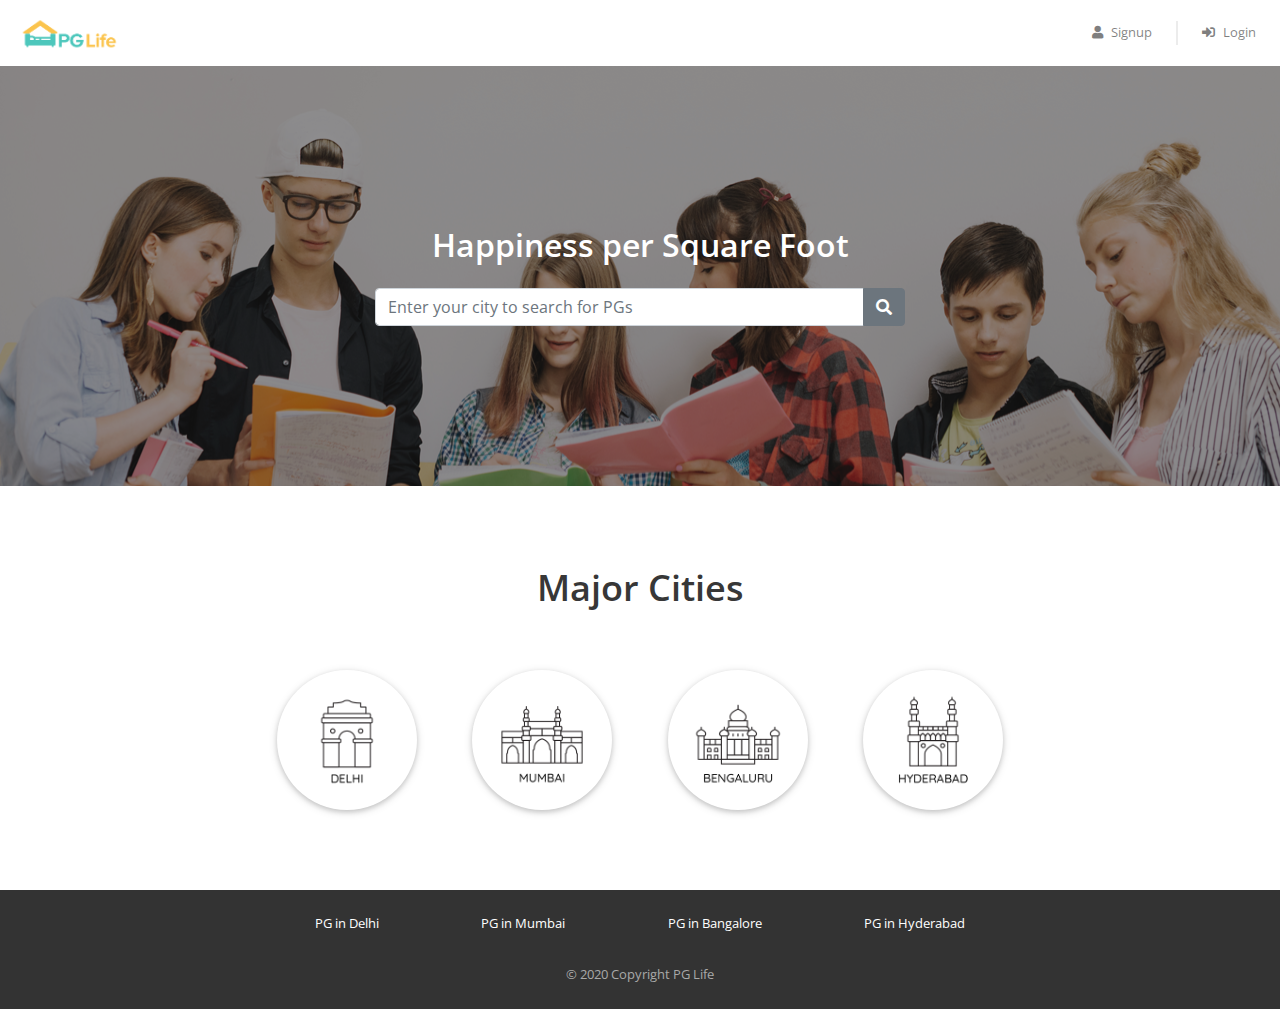
<file: index.html>
<!DOCTYPE html>
<html lang="en">

<head>
    <meta name="viewport" content="width=device-width,initial-scale=1">
    <title>Welcome | PG Life</title>

    <link href="css/bootstrap.min.css" rel="stylesheet" />
    <link href="https://use.fontawesome.com/releases/v5.11.2/css/all.css" rel="stylesheet" />
    <link href="https://fonts.googleapis.com/css2?family=Open+Sans:ital,wght@0,300;0,400;0,600;0,700;0,800;1,300;1,400;1,600;1,700;1,800&display=swap"rel="stylesheet" />
    <link href="css/common.css" rel="stylesheet" />
    <link href="css/home.css" rel="stylesheet" />
</head>

<body>
    <div class="header sticky-top">
        <nav class="navbar navbar-expand-md navbar-light">
            <a class="navbar-brand" href="index.html">
                <img src="img/logo.png" />
            </a>
            <button class="navbar-toggler" type="button" data-toggle="collapse" data-target="#my-navbar">
                <span class="navbar-toggler-icon"></span>
            </button>

            <div class="collapse navbar-collapse justify-content-end" id="my-navbar">
                <ul class="navbar-nav">
                    <li class="nav-item">
                        <a class="nav-link " href="#" data-toggle="modal" data-target="#signup-modal">
                            <i class="fas fa-user"></i>Signup
                        </a>
                    </li>
                    <div class="nav-vl"></div>
                    <li class="nav-item">
                        <a class="nav-link" href="#" data-toggle="modal" data-target="#login-modal">
                            <i class="fas fa-sign-in-alt"></i>Login
                        </a>
                    </li>
                </ul>
            </div>
        </nav>
    </div>

    <div id="loading">
    </div>

    <div class="banner-container">
        <h2 class="white pb-3">Happiness per Square Foot</h2>

        <form id="search-form">
            <div class="input-group city-search">
                <input type="text" class="form-control input-city" id="city" name="city" placeholder="Enter your city to search for PGs" />
                <div class="input-group-append">
                    <button type="submit" class="btn btn-secondary">
                        <i class="fa fa-search"></i>
                    </button>
                </div>
            </div>
        </form>
    </div>

    <div class="page-container">
        <h1 class="city-heading">
            Major Cities
        </h1>
        <div class="row">
            <div class="city-card-container col-md">
                <a href="property_list.html">
                    <div class="city-card rounded-circle">
                        <img src="img/delhi.png" class="city-img" />
                    </div>
                </a>
            </div>

            <div class="city-card-container col-md">
                <a href="property_list.html">
                    <div class="city-card rounded-circle">
                        <img src="img/mumbai.png" class="city-img"/>
                    </div>
                </a>
            </div>

            <div class="city-card-container col-md">
                <a href="property_list.html">
                    <div class="city-card rounded-circle">
                        <img src="img/bangalore.png" class="city-img" />
                    </div>
                </a>
            </div>

            <div class="city-card-container col-md">
                <a href="property_list.html">
                    <div class="city-card rounded-circle">
                        <img src="img/hyderabad.png" class="city-img" />
                    </div>
                </a>
            </div>
        </div>
    </div>

    <div class="modal fade" id="signup-modal" tabindex="-1" role="dialog" aria-labelledby="signup-heading" area-hidden="false">
        <div class="modal-dialog" role="document">
            <div class="modal-content">
                <div class="modal-header">
                    <h5 class="modal title" id="signup-heading">Signup With PGLife</h5>
                    <button type="button" class="close" data-dismiss="modal" aria-label="Close">
                        <span aria hidden="true">&times;</span>
                    </button>
                </div>

                <div class="modal-body">
                    <form id="signup-form" class="form" role="form">
                        <div class="input-group form-group">
                            <div class="input-group-prepend">
                                <span class="input-group-text">
                                    <i class="fas fa-user"></i>
                                </span>
                            </div>
                            <input type="text" class="form-control" name="full_name" placeholder="Full-Name"maxlength="30" required>
                        </div>

                        <div class="input-group form-group">
                            <div class="input-group-prepend">
                                <span class="input-group-text">
                                    <i class="fas fa-phone-alt"></i>
                                </span>
                            </div>
                            <input type="text" class="form-control" name="phone" placeholder="Phone Number" maxlength="10" minlength="10" required>
                        </div>

                        <div class="input-group form-group">
                            <div class="input-group-prepend">
                                <span class="input-group-text">
                                    <i class="fas fa-envelope"></i>
                                </span>
                            </div>
                            <input type="email" class="form-control" name="email" placeholder="Email" required>
                        </div>

                        <div class="input-group form-group">
                            <div class="input-group-prepend">
                                <span class="input-group-text">
                                    <i class="fas fa-lock"></i>
                                </span>
                            </div>
                            <input type="password" class="form-control" name="password" placeholder="Password" minlength="6" required>
                        </div>

                        <div class="input-group form-group">
                            <div class="input-group-prepend">
                                <span class="input-group-text">
                                    <i class="fas fa-university"></i>
                                </span>
                            </div>
                            <input type="text" class="form-control" name="college_name" placeholder="College Name" minlength="150" required>
                        </div>

                        <div class="form-group">
                            <span>I'm a</span>
                            <input type="radio" class="ml-3" id="gender-male" name="gender" value="male" /> Male
                            <label for="gender-male">
                            </label>
                            <input type="radio" class="ml-3" id="gender-female" name="gender" value="female" />
                            <label for="gender-female">
                                Female
                            </label>
                        </div>

                        <div class="form-group">
                            <button type="submit" class="btn btn-block btn-primary">Create Account</button>
                        </div>
                    </form>
                </div>

                <div class="modal-footer">
                    <span>Already have an Account?
                        <a href="#" data-dismiss="modal" data-toggle="modal" data-target="#login-modal">Login</a>
                    </span>
                </div>
            </div>
        </div>
    </div>

    <div class="modal fade" id="login-modal" tabindex="-1" role="dialog" aria-labelledby="login-heading" aria-hidden="true">
        <div class="modal-dialog modal-dialog-centered" role="document">
            <div class="modal-content">
                <div class="modal-header">
                    <h5 class="modal-title" id="login-heading">Login with PGLife</h5>
                    <button type="button" class="close" data-dismiss="modal" aria-label="close">
                        <span aria-hidden="true">&times;</span>
                    </button>
                </div>

                <div class="modal-body">
                    <form id="login-form" class="form" role="form">
                        <div class="input-group form-group">
                            <div class="input-group-prepend">
                                <span class="input-group-text">
                                    <i class="fas fa-user"></i>
                                </span>
                            </div>
                            <input type="email" class="form-control" name="email" placeholder="Email" required>
                        </div>

                        <div class="input-group form-group">
                            <div class="input-group-prepend">
                                <span class="input-group-text">
                                    <i class="fas fa-lock"></i>
                                </span>
                            </div>
                            <input type="password" class="form-control" name="password" placeholder="Password" minlength="6" required>
                        </div>

                        <div class="form-group">
                            <button type="submit" class="btn btn-block btn-primary">Login</button>
                        </div>
                    </form>
                </div>

                <div class="modal-footer">
                    <span>
                        <a href="#" data-dismiss="modal" data-toggle="modal" data-target="#signup-modal">Click here</a>
                        to register a new account
                    </span>
                </div>
            </div>
        </div>
    </div>

    <div class="footer">
        <div class="page-container footer-container">
            <div class="footer-cities">
                <div class="footer-city">
                    <a href="property_list.html">PG in Delhi</a>
                </div>
                <div class="footer-city">
                    <a href="property_list.html">PG in Mumbai</a>
                </div>
                <div class="footer-city">
                    <a href="property_list.html">PG in Bangalore</a>
                </div>
                <div class="footer-city">
                    <a href="property_list.html">PG in Hyderabad</a>
                </div>
            </div>
            <div class="footer-copyright">© 2020 Copyright PG Life </div>
        </div>
    </div>

    
    <script type="text/javascript" src="js/jquery.js"></script>
    <script type="text/javascript" src="js/bootstrap.min.js"></script>
</body>

</html>
</file>
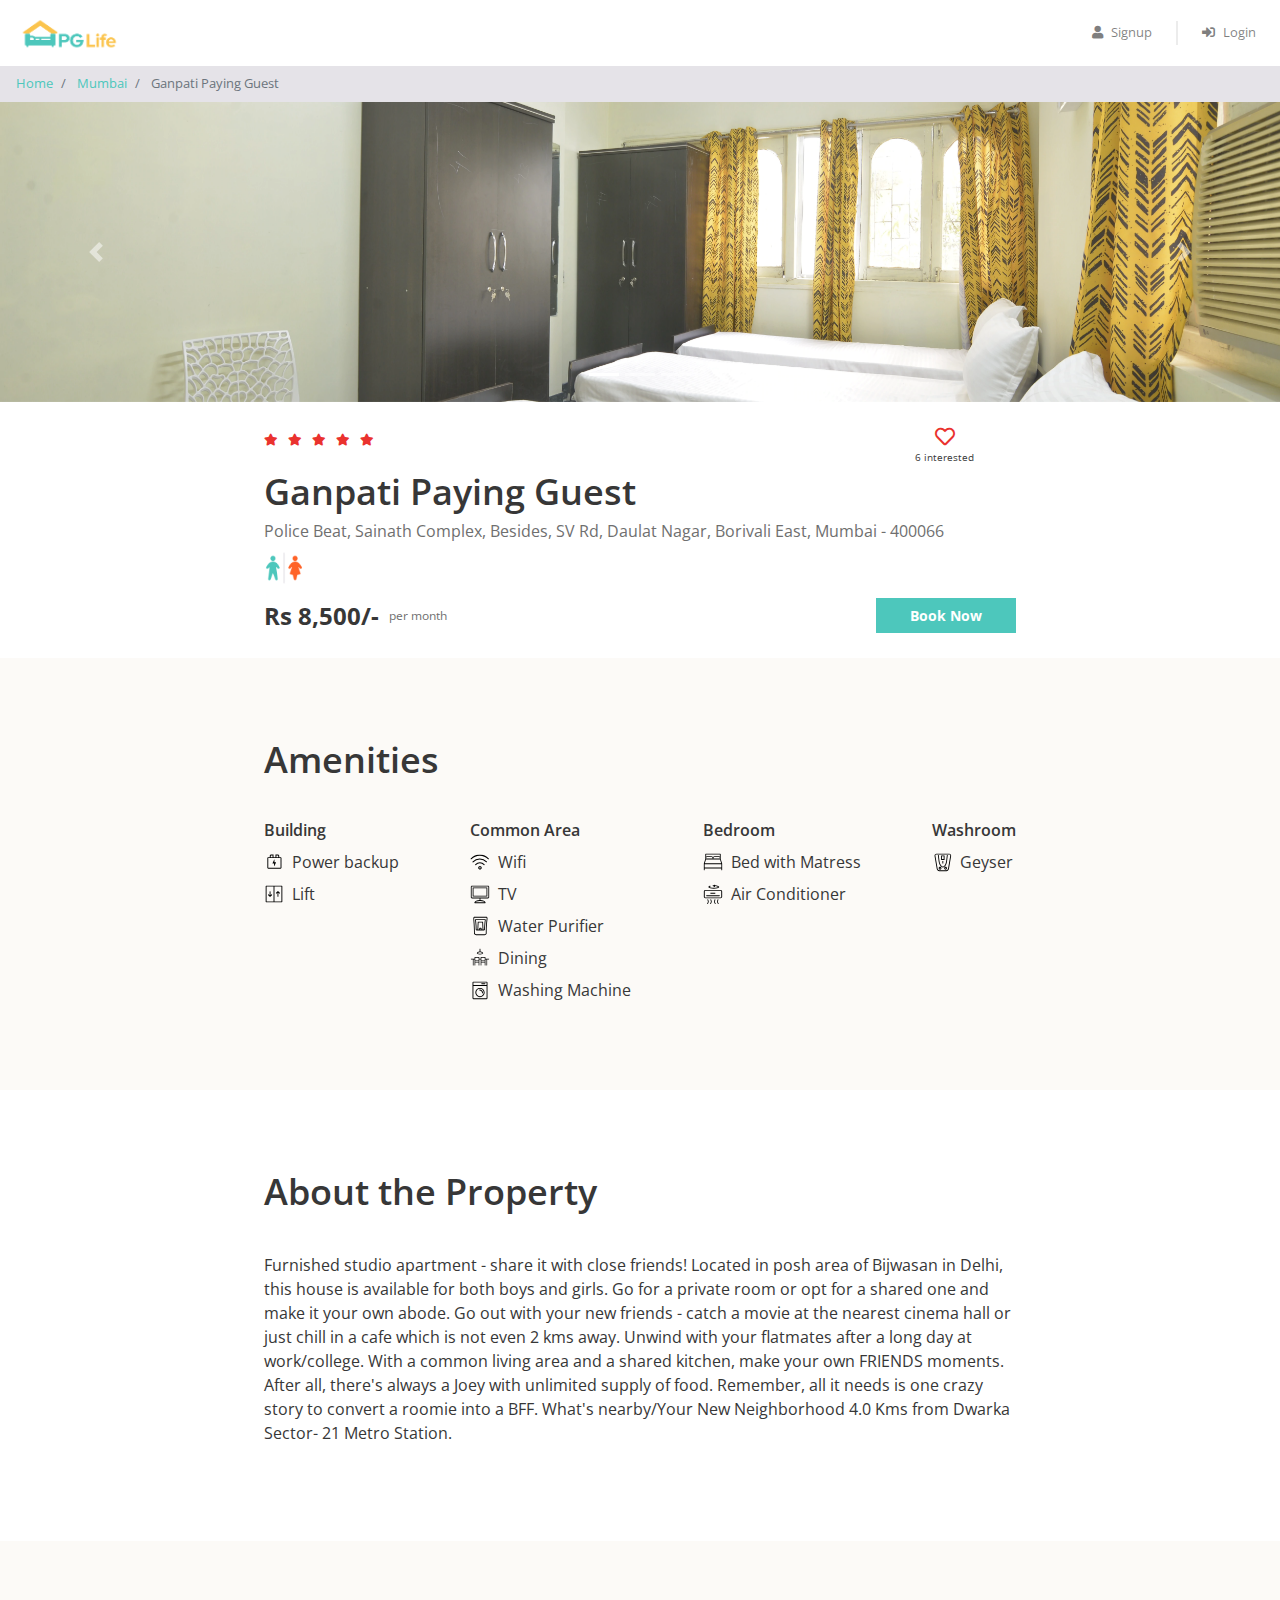
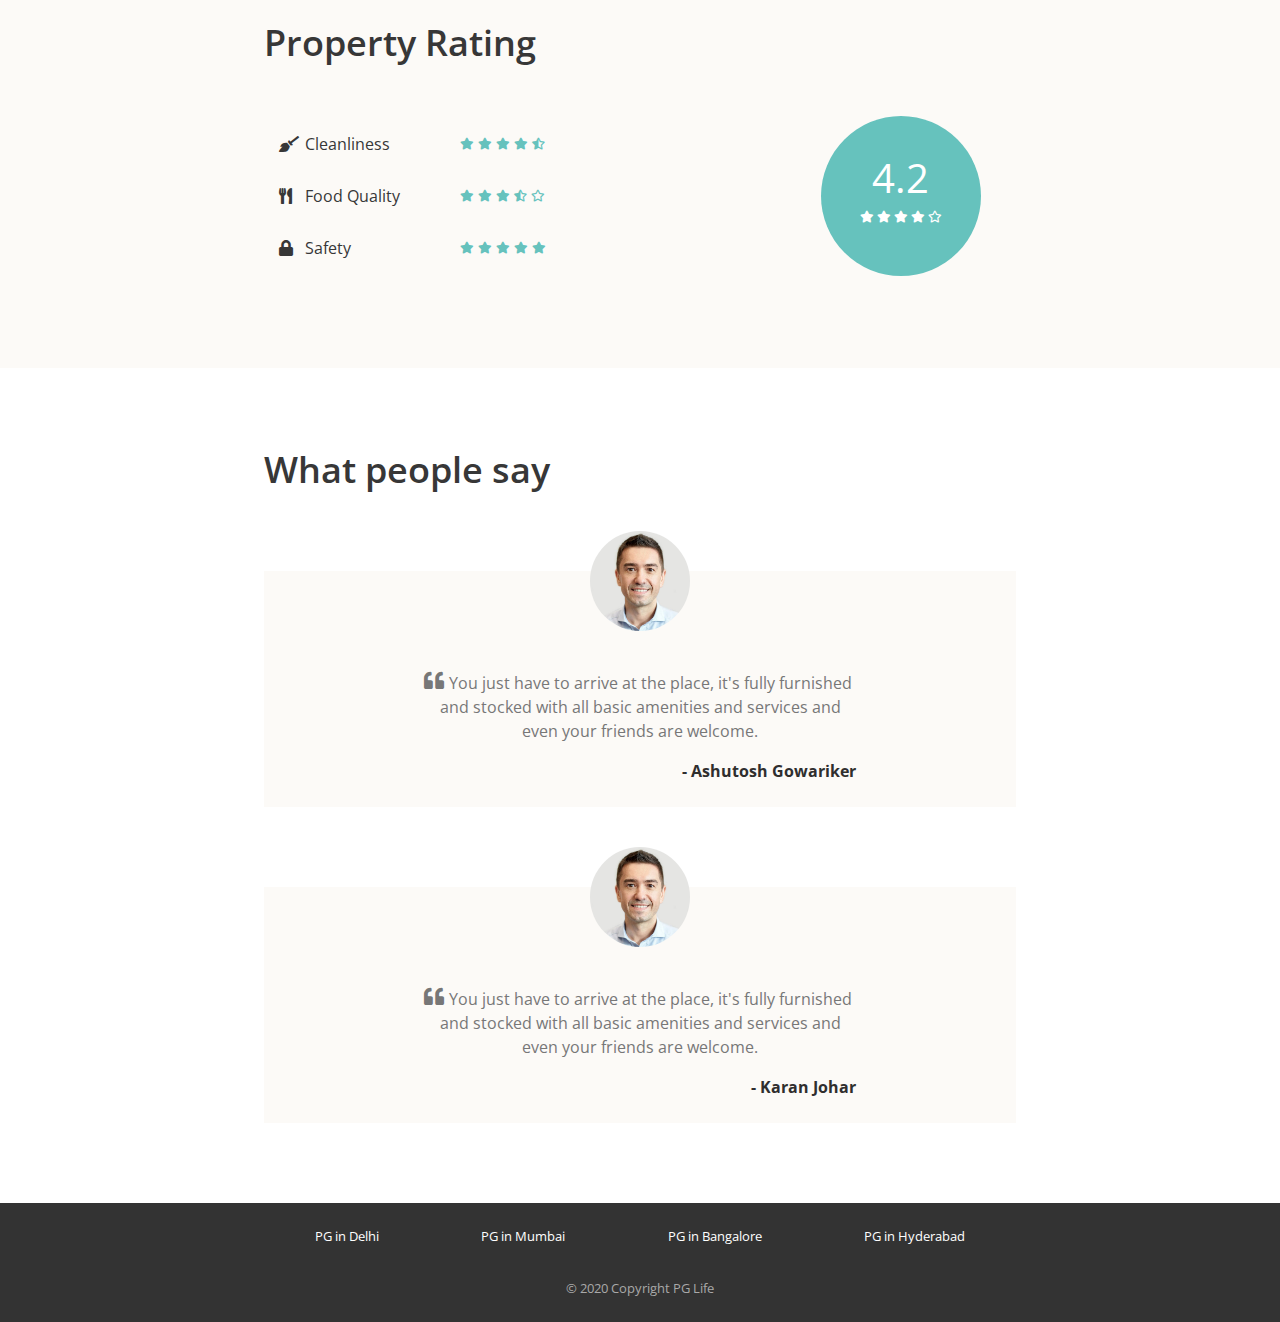
<file: property_detail.html>
<!DOCTYPE html>
<html lang="en">

<head>
    <meta name="viewport" content="width=device-width, initial-scale=1">
    <title>Ganpati Paying Guest | PG Life</title>

    <link href="css/bootstrap.min.css" rel="stylesheet" />
    <link href="https://use.fontawesome.com/releases/v5.11.2/css/all.css" rel="stylesheet" />
    <link href="https://fonts.googleapis.com/css2?family=Open+Sans:ital,wght@0,300;0,400;0,600;0,700;0,800;1,300;1,400;1,600;1,700;1,800&display=swap" rel="stylesheet" />
    <link href="css/common.css" rel="stylesheet" />
    <link href="css/property_detail.css" rel="stylesheet" />
</head>

<body>
    <div class="header sticky-top">
        <nav class="navbar navbar-expand-md navbar-light">
            <a class="navbar-brand" href="index.html">
                <img src="img/logo.png" />
            </a>
            <button class="navbar-toggler" type="button" data-toggle="collapse" data-target="#my-navbar">
                <span class="navbar-toggler-icon"></span>
            </button>

            <div class="collapse navbar-collapse justify-content-end" id="my-navbar">
                <ul class="navbar-nav">
                    <li class="nav-item">
                        <a class="nav-link" href="#" data-toggle="modal" data-target="#signup-modal">
                            <i class="fas fa-user"></i>Signup
                        </a>
                    </li>
                    <div class="nav-vl"></div>
                    <li class="nav-item">
                        <a class="nav-link" href="#" data-toggle="modal" data-target="#login-modal">
                            <i class="fas fa-sign-in-alt"></i>Login
                        </a>
                    </li>
                </ul>
            </div>
        </nav>
    </div>

    <div id="loading">
    </div>

    <nav aria-label="breadcrumb">
        <ol class="breadcrumb py-2">
            <li class="breadcrumb-item">
                <a href="index.html">Home</a>
            </li>
            <li class="breadcrumb-item">
                <a href="property_list.html">Mumbai</a>
            </li>
            <li class="breadcrumb-item active" aria-current="page">
                Ganpati Paying Guest
            </li>
        </ol>
    </nav>

    <div id="property-images" class="carousel slide" data-ride="carousel">
        <ol class="carousel-indicators">
            <li data-target="#property-images" data-slide-to="0" class="active"></li>
            <li data-target="#property-images" data-slide-to="1" class=""></li>
            <li data-target="#property-images" data-slide-to="2" class=""></li>
        </ol>
        <div class="carousel-inner">
            <div class="carousel-item active">
                <img class="d-block w-100" src="img/properties/1/1d4f0757fdb86d5f.jpg" alt="slide">
            </div>
            <div class="carousel-item">
                <img class="d-block w-100" src="img/properties/1/46ebbb537aa9fb0a.jpg" alt="slide">
            </div>
            <div class="carousel-item">
                <img class="d-block w-100" src="img/properties/1/eace7b9114fd6046.jpg" alt="slide">
            </div>
        </div>
        <a class="carousel-control-prev" href="#property-images" role="button" data-slide="prev">
            <span class="carousel-control-prev-icon" aria-hidden="true"></span>
            <span class="sr-only">Previous</span>
        </a>
        <a class="carousel-control-next" href="#property-images" role="button" data-slide="next">
            <span class="carousel-control-next-icon" aria-hidden="true"></span>
            <span class="sr-only">Next</span>
        </a>
    </div>

    <div class="property-summary page-container">
        <div class="row no-gutters justify-content-between">
            <div class="star-container" title="4.8">
                <i class="fas fa-star"></i>
                <i class="fas fa-star"></i>
                <i class="fas fa-star"></i>
                <i class="fas fa-star"></i>
                <i class="fas fa-star"></i>
            </div>
            <div class="interested-container">
                <i class="is-interested-image far fa-heart"></i>
                <div class="interested-text">
                    <span class="interested-user-count">6</span> interested
                </div>
            </div>
        </div>
        <div class="detail-container">
            <div class="property-name">Ganpati Paying Guest</div>
            <div class="property-address">Police Beat, Sainath Complex, Besides, SV Rd, Daulat Nagar, Borivali East, Mumbai - 400066</div>
            <div class="property-gender">
                <img src="img/unisex.png" />
            </div>
        </div>
        <div class="row no-gutters">
            <div class="rent-container col-6">
                <div class="rent">Rs 8,500/-</div>
                <div class="rent-unit">per month</div>
            </div>
            <div class="button-container col-6">
                <a href="#" class="btn btn-primary">Book Now</a>
            </div>
        </div>
    </div>

    <div class="property-amenities">
        <div class="page-container">
            <h1>Amenities</h1>
            <div class="row justify-content-between">
                <div class="col-md-auto">
                    <h5>Building</h5>
                    <div class="amenity-container">
                        <img src="img/amenities/powerbackup.svg">
                        <span>Power backup</span>
                    </div>
                    <div class="amenity-container">
                        <img src="img/amenities/lift.svg">
                        <span>Lift</span>
                    </div>
                </div>

                <div class="col-md-auto">
                    <h5>Common Area</h5>
                    <div class="amenity-container">
                        <img src="img/amenities/wifi.svg">
                        <span>Wifi</span>
                    </div>
                    <div class="amenity-container">
                        <img src="img/amenities/tv.svg">
                        <span>TV</span>
                    </div>
                    <div class="amenity-container">
                        <img src="img/amenities/rowater.svg">
                        <span>Water Purifier</span>
                    </div>
                    <div class="amenity-container">
                        <img src="img/amenities/dining.svg">
                        <span>Dining</span>
                    </div>
                    <div class="amenity-container">
                        <img src="img/amenities/washingmachine.svg">
                        <span>Washing Machine</span>
                    </div>
                </div>

                <div class="col-md-auto">
                    <h5>Bedroom</h5>
                    <div class="amenity-container">
                        <img src="img/amenities/bed.svg">
                        <span>Bed with Matress</span>
                    </div>
                    <div class="amenity-container">
                        <img src="img/amenities/ac.svg">
                        <span>Air Conditioner</span>
                    </div>
                </div>

                <div class="col-md-auto">
                    <h5>Washroom</h5>
                    <div class="amenity-container">
                        <img src="img/amenities/geyser.svg">
                        <span>Geyser</span>
                    </div>
                </div>
            </div>
        </div>
    </div>

    <div class="property-about page-container">
        <h1>About the Property</h1>
        <p>Furnished studio apartment - share it with close friends! Located in posh area of Bijwasan in Delhi, this house is available for both boys and girls. Go for a private room or opt for a shared one and make it your own abode. Go out with your new friends - catch a movie at the nearest cinema hall or just chill in a cafe which is not even 2 kms away. Unwind with your flatmates after a long day at work/college. With a common living area and a shared kitchen, make your own FRIENDS moments. After all, there's always a Joey with unlimited supply of food. Remember, all it needs is one crazy story to convert a roomie into a BFF. What's nearby/Your New Neighborhood 4.0 Kms from Dwarka Sector- 21 Metro Station.</p>
    </div>

    <div class="property-rating">
        <div class="page-container">
            <h1>Property Rating</h1>
            <div class="row align-items-center justify-content-between">
                <div class="col-md-6">
                    <div class="rating-criteria row">
                        <div class="col-6">
                            <i class="rating-criteria-icon fas fa-broom"></i>
                            <span class="rating-criteria-text">Cleanliness</span>
                        </div>
                        <div class="rating-criteria-star-container col-6" title="4.3">
                            <i class="fas fa-star"></i>
                            <i class="fas fa-star"></i>
                            <i class="fas fa-star"></i>
                            <i class="fas fa-star"></i>
                            <i class="fas fa-star-half-alt"></i>
                        </div>
                    </div>

                    <div class="rating-criteria row">
                        <div class="col-6">
                            <i class="rating-criteria-icon fas fa-utensils"></i>
                            <span class="rating-criteria-text">Food Quality</span>
                        </div>
                        <div class="rating-criteria-star-container col-6" title="3.4">
                            <i class="fas fa-star"></i>
                            <i class="fas fa-star"></i>
                            <i class="fas fa-star"></i>
                            <i class="fas fa-star-half-alt"></i>
                            <i class="far fa-star"></i>
                        </div>
                    </div>

                    <div class="rating-criteria row">
                        <div class="col-6">
                            <i class="rating-criteria-icon fa fa-lock"></i>
                            <span class="rating-criteria-text">Safety</span>
                        </div>
                        <div class="rating-criteria-star-container col-6" title="4.8">
                            <i class="fas fa-star"></i>
                            <i class="fas fa-star"></i>
                            <i class="fas fa-star"></i>
                            <i class="fas fa-star"></i>
                            <i class="fas fa-star"></i>
                        </div>
                    </div>
                </div>

                <div class="col-md-4">
                    <div class="rating-circle">
                        <div class="total-rating">4.2</div>
                        <div class="rating-circle-star-container">
                            <i class="fas fa-star"></i>
                            <i class="fas fa-star"></i>
                            <i class="fas fa-star"></i>
                            <i class="fas fa-star"></i>
                            <i class="far fa-star"></i>
                        </div>
                    </div>
                </div>
            </div>
        </div>
    </div>

    <div class="property-testimonials page-container">
        <h1>What people say</h1>
        <div class="testimonial-block">
            <div class="testimonial-image-container">
                <img class="testimonial-img" src="img/man.png">
            </div>
            <div class="testimonial-text">
                <i class="fa fa-quote-left" aria-hidden="true"></i>
                <p>You just have to arrive at the place, it's fully furnished and stocked with all basic amenities and services and even your friends are welcome.</p>
            </div>
            <div class="testimonial-name">- Ashutosh Gowariker</div>
        </div>
        <div class="testimonial-block">
            <div class="testimonial-image-container">
                <img class="testimonial-img" src="img/man.png">
            </div>
            <div class="testimonial-text">
                <i class="fa fa-quote-left" aria-hidden="true"></i>
                <p>You just have to arrive at the place, it's fully furnished and stocked with all basic amenities and services and even your friends are welcome.</p>
            </div>
            <div class="testimonial-name">- Karan Johar</div>
        </div>
    </div>

    <div class="modal fade" id="signup-modal" tabindex="-1" role="dialog" aria-labelledby="signup-heading" aria-hidden="true">
        <div class="modal-dialog" role="document">
            <div class="modal-content">
                <div class="modal-header">
                    <h5 class="modal-title" id="signup-heading">Signup with PGLife</h5>
                    <button type="button" class="close" data-dismiss="modal" aria-label="Close">
                        <span aria-hidden="true">&times;</span>
                    </button>
                </div>

                <div class="modal-body">
                    <form id="signup-form" class="form" role="form">
                        <div class="input-group form-group">
                            <div class="input-group-prepend">
                                <span class="input-group-text">
                                    <i class="fas fa-user"></i>
                                </span>
                            </div>
                            <input type="text" class="form-control" name="full_name" placeholder="Full Name" maxlength="30" required>
                        </div>

                        <div class="input-group form-group">
                            <div class="input-group-prepend">
                                <span class="input-group-text">
                                    <i class="fas fa-phone-alt"></i>
                                </span>
                            </div>
                            <input type="text" class="form-control" name="phone" placeholder="Phone Number" maxlength="10" minlength="10" required>
                        </div>

                        <div class="input-group form-group">
                            <div class="input-group-prepend">
                                <span class="input-group-text">
                                    <i class="fas fa-envelope"></i>
                                </span>
                            </div>
                            <input type="email" class="form-control" name="email" placeholder="Email" required>
                        </div>

                        <div class="input-group form-group">
                            <div class="input-group-prepend">
                                <span class="input-group-text">
                                    <i class="fas fa-lock"></i>
                                </span>
                            </div>
                            <input type="password" class="form-control" name="password" placeholder="Password" minlength="6" required>
                        </div>

                        <div class="input-group form-group">
                            <div class="input-group-prepend">
                                <span class="input-group-text">
                                    <i class="fas fa-university"></i>
                                </span>
                            </div>
                            <input type="text" class="form-control" name="college_name" placeholder="College Name" maxlength="150" required>
                        </div>

                        <div class="form-group">
                            <span>I'm a</span>
                            <input type="radio" class="ml-3" id="gender-male" name="gender" value="male" /> Male
                            <label for="gender-male">
                            </label>
                            <input type="radio" class="ml-3" id="gender-female" name="gender" value="female" />
                            <label for="gender-female">
                                Female
                            </label>
                        </div>

                        <div class="form-group">
                            <button type="submit" class="btn btn-block btn-primary">Create Account</button>
                        </div>
                    </form>
                </div>

                <div class="modal-footer">
                    <span>Already have an account?
                        <a href="#" data-dismiss="modal" data-toggle="modal" data-target="#login-modal">Login</a>
                    </span>
                </div>
            </div>
        </div>
    </div>

    <div class="modal fade" id="login-modal" tabindex="-1" role="dialog" aria-labelledby="login-heading" aria-hidden="true">
        <div class="modal-dialog modal-dialog-centered" role="document">
            <div class="modal-content">
                <div class="modal-header">
                    <h5 class="modal-title" id="login-heading">Login with PGLife</h5>
                    <button type="button" class="close" data-dismiss="modal" aria-label="Close">
                        <span aria-hidden="true">&times;</span>
                    </button>
                </div>

                <div class="modal-body">
                    <form id="login-form" class="form" role="form">
                        <div class="input-group form-group">
                            <div class="input-group-prepend">
                                <span class="input-group-text">
                                    <i class="fas fa-user"></i>
                                </span>
                            </div>
                            <input type="email" class="form-control" name="email" placeholder="Email" required>
                        </div>

                        <div class="input-group form-group">
                            <div class="input-group-prepend">
                                <span class="input-group-text">
                                    <i class="fas fa-lock"></i>
                                </span>
                            </div>
                            <input type="password" class="form-control" name="password" placeholder="Password" minlength="6" required>
                        </div>

                        <div class="form-group">
                            <button type="submit" class="btn btn-block btn-primary">Login</button>
                        </div>
                    </form>
                </div>

                <div class="modal-footer">
                    <span>
                        <a href="#" data-dismiss="modal" data-toggle="modal" data-target="#signup-modal">Click here</a>
                        to register a new account
                    </span>
                </div>
            </div>
        </div>
    </div>

    <div class="footer">
        <div class="page-container footer-container">
            <div class="footer-cities">
                <div class="footer-city">
                    <a href="property_list.html">PG in Delhi</a>
                </div>
                <div class="footer-city">
                    <a href="property_list.html">PG in Mumbai</a>
                </div>
                <div class="footer-city">
                    <a href="property_list.html">PG in Bangalore</a>
                </div>
                <div class="footer-city">
                    <a href="property_list.html">PG in Hyderabad</a>
                </div>
            </div>
            <div class="footer-copyright">© 2020 Copyright PG Life </div>
        </div>
    </div>

    <script type="text/javascript" src="js/jquery.js"></script>
    <script type="text/javascript" src="js/bootstrap.min.js"></script>
</body>

</html>
</file>
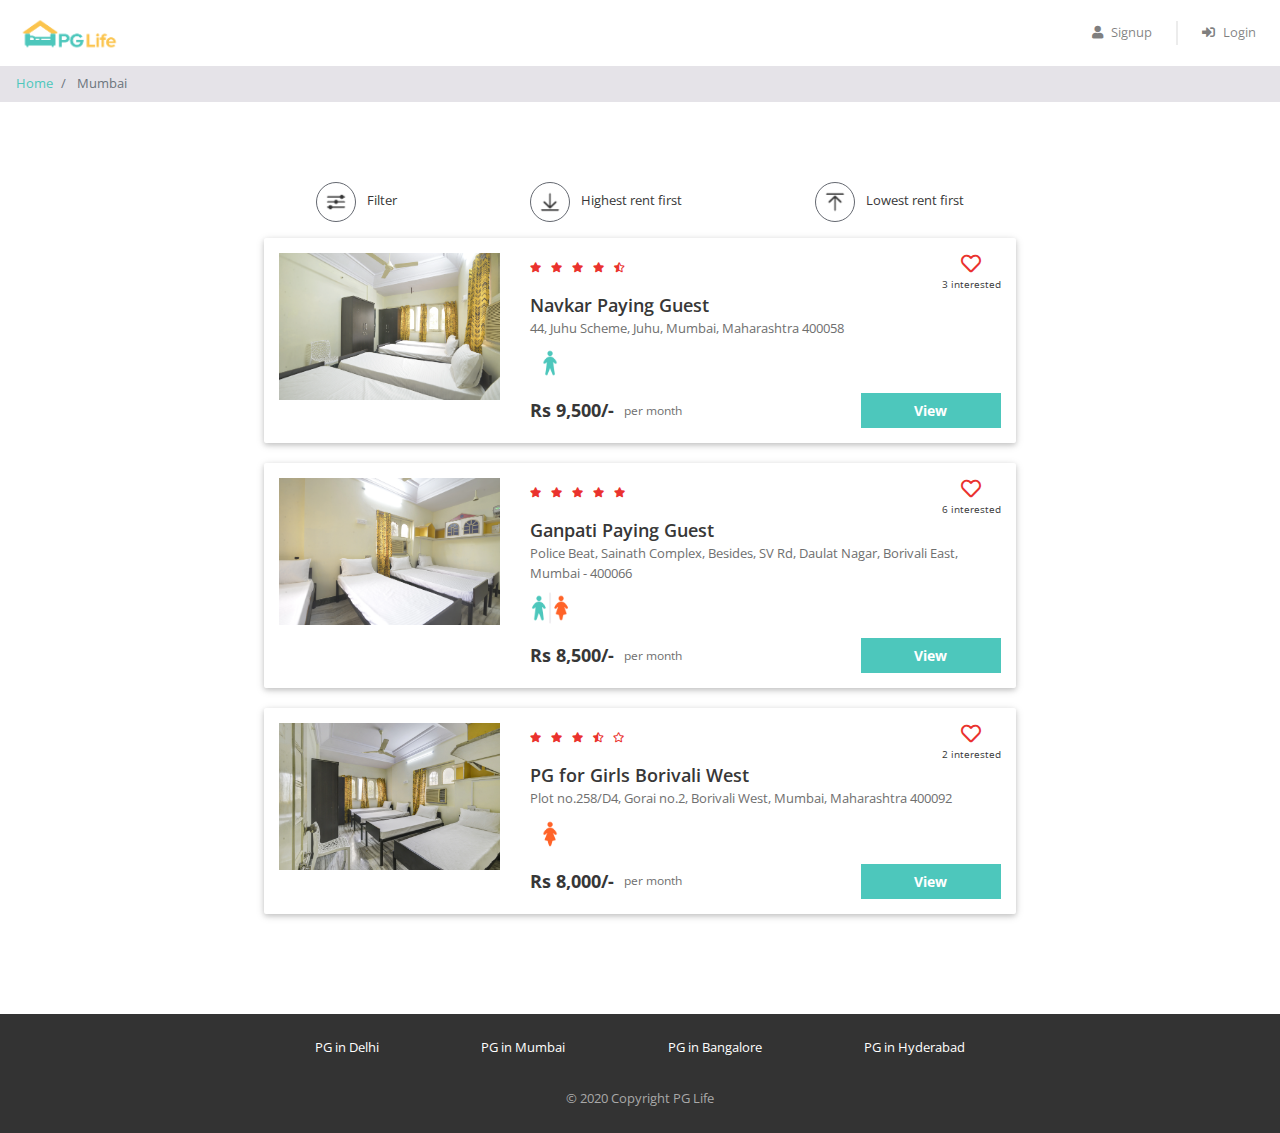
<file: property_list.html>
<!DOCTYPE html>
<html lang="en">

<head>
    <meta name="viewport" content="width=device-width, initial-scale=1">
    <title>Best PG's in Mumbai | PG Life</title>

    <link href="css/bootstrap.min.css" rel="stylesheet" />
    <link href="https://use.fontawesome.com/releases/v5.11.2/css/all.css" rel="stylesheet" />
    <link href="https://fonts.googleapis.com/css2?family=Open+Sans:ital,wght@0,300;0,400;0,600;0,700;0,800;1,300;1,400;1,600;1,700;1,800&display=swap" rel="stylesheet" />
    <link href="css/common.css" rel="stylesheet" />
    <link href="css/property_list.css" rel="stylesheet" />
</head>

<body>
    <div class="header sticky-top">
        <nav class="navbar navbar-expand-md navbar-light">
            <a class="navbar-brand" href="index.html">
                <img src="img/logo.png" />
            </a>
            <button class="navbar-toggler" type="button" data-toggle="collapse" data-target="#my-navbar">
                <span class="navbar-toggler-icon"></span>
            </button>

            <div class="collapse navbar-collapse justify-content-end" id="my-navbar">
                <ul class="navbar-nav">
                    <li class="nav-item">
                        <a class="nav-link" href="#" data-toggle="modal" data-target="#signup-modal">
                            <i class="fas fa-user"></i>Signup
                        </a>
                    </li>
                    <div class="nav-vl"></div>
                    <li class="nav-item">
                        <a class="nav-link" href="#" data-toggle="modal" data-target="#login-modal">
                            <i class="fas fa-sign-in-alt"></i>Login
                        </a>
                    </li>
                </ul>
            </div>
        </nav>
    </div>

    <div id="loading">
    </div>

    <nav aria-label="breadcrumb">
        <ol class="breadcrumb py-2">
            <li class="breadcrumb-item">
                <a href="index.html">Home</a>
            </li>
            <li class="breadcrumb-item active" aria-current="page">
                Mumbai
            </li>
        </ol>
    </nav>

    <div class="page-container">
        <div class="filter-bar row justify-content-around">
            <div class="col-auto" data-toggle="modal" data-target="#filter-modal">
                <img src="img/filter.png" alt="filter" />
                <span>Filter</span>
            </div>
            <div class="col-auto">
                <img src="img/desc.png" alt="sort-desc" />
                <span>Highest rent first</span>
            </div>
            <div class="col-auto">
                <img src="img/asc.png" alt="sort-asc" />
                <span>Lowest rent first</span>
            </div>
        </div>

        
        <div class="property-card row">
            <div class="image-container col-md-4">
                <img src="img/properties/1/1d4f0757fdb86d5f.jpg" />
            </div>
            <div class="content-container col-md-8">
                <div class="row no-gutters justify-content-between">
                    <div class="star-container" title="4.5">
                        <i class="fas fa-star"></i>
                        <i class="fas fa-star"></i>
                        <i class="fas fa-star"></i>
                        <i class="fas fa-star"></i>
                        <i class="fas fa-star-half-alt"></i>
                    </div>
                    <div class="interested-container">
                        <i class="far fa-heart"></i>
                        <div class="interested-text">3 interested</div>
                    </div>
                </div>
                <div class="detail-container">
                    <div class="property-name">Navkar Paying Guest</div>
                    <div class="property-address">44, Juhu Scheme, Juhu, Mumbai, Maharashtra 400058</div>
                    <div class="property-gender">
                        <img src="img/male.png" />
                    </div>
                </div>
                <div class="row no-gutters">
                    <div class="rent-container col-6">
                        <div class="rent">Rs 9,500/-</div>
                        <div class="rent-unit">per month</div>
                    </div>
                    <div class="button-container col-6">
                        <a href="property_detail.html" class="btn btn-primary">View</a>
                    </div>
                </div>
            </div>
        </div>

        <div class="property-card row">
            <div class="image-container col-md-4">
                <img src="img/properties/1/eace7b9114fd6046.jpg" />
            </div>
            <div class="content-container col-md-8">
                <div class="row no-gutters justify-content-between">
                    <div class="star-container" title="4.8">
                        <i class="fas fa-star"></i>
                        <i class="fas fa-star"></i>
                        <i class="fas fa-star"></i>
                        <i class="fas fa-star"></i>
                        <i class="fas fa-star"></i>
                    </div>
                    <div class="interested-container">
                        <i class="far fa-heart"></i>
                        <div class="interested-text">6 interested</div>
                    </div>
                </div>
                <div class="detail-container">
                    <div class="property-name">Ganpati Paying Guest</div>
                    <div class="property-address">Police Beat, Sainath Complex, Besides, SV Rd, Daulat Nagar, Borivali East, Mumbai - 400066</div>
                    <div class="property-gender">
                        <img src="img/unisex.png" />
                    </div>
                </div>
                <div class="row no-gutters">
                    <div class="rent-container col-6">
                        <div class="rent">Rs 8,500/-</div>
                        <div class="rent-unit">per month</div>
                    </div>
                    <div class="button-container col-6">
                        <a href="property_detail.html" class="btn btn-primary">View</a>
                    </div>
                </div>
            </div>
        </div>

        <div class="property-card row">
            <div class="image-container col-md-4">
                <img src="img/properties/1/46ebbb537aa9fb0a.jpg" />
            </div>
            <div class="content-container col-md-8">
                <div class="row no-gutters justify-content-between">
                    <div class="star-container" title="3.5">
                        <i class="fas fa-star"></i>
                        <i class="fas fa-star"></i>
                        <i class="fas fa-star"></i>
                        <i class="fas fa-star-half-alt"></i>
                        <i class="far fa-star"></i>
                    </div>
                    <div class="interested-container">
                        <i class="far fa-heart"></i>
                        <div class="interested-text">2 interested</div>
                    </div>
                </div>
                <div class="detail-container">
                    <div class="property-name">PG for Girls Borivali West</div>
                    <div class="property-address">Plot no.258/D4, Gorai no.2, Borivali West, Mumbai, Maharashtra 400092</div>
                    <div class="property-gender">
                        <img src="img/female.png" />
                    </div>
                </div>
                <div class="row no-gutters">
                    <div class="rent-container col-6">
                        <div class="rent">Rs 8,000/-</div>
                        <div class="rent-unit">per month</div>
                    </div>
                    <div class="button-container col-6">
                        <a href="property_detail.html" class="btn btn-primary">View</a>
                    </div>
                </div>
            </div>
        </div>
    </div>

    <div class="modal fade" id="filter-modal" tabindex="-1" role="dialog" aria-labelledby="filter-heading" aria-hidden="true">
        <div class="modal-dialog modal-dialog-centered" role="document">
            <div class="modal-content">
                <div class="modal-header">
                    <h3 class="modal-title" id="filter-heading">Filters</h3>
                    <button type="button" class="close" data-dismiss="modal" aria-label="Close">
                        <span aria-hidden="true">&times;</span>
                    </button>
                </div>

                <div class="modal-body">
                    <h5>Gender</h5>
                    <hr />
                    <div>
                        <button class="btn btn-outline-dark btn-active">
                            No Filter
                        </button>
                        <button class="btn btn-outline-dark">
                            <i class="fas fa-venus-mars"></i>Unisex
                        </button>
                        <button class="btn btn-outline-dark">
                            <i class="fas fa-mars"></i>Male
                        </button>
                        <button class="btn btn-outline-dark">
                            <i class="fas fa-venus"></i>Female
                        </button>
                    </div>
                </div>

                <div class="modal-footer">
                    <button data-dismiss="modal" class="btn btn-success">Okay</button>
                </div>
            </div>
        </div>
    </div>

    <div class="modal fade" id="signup-modal" tabindex="-1" role="dialog" aria-labelledby="signup-heading" aria-hidden="true">
        <div class="modal-dialog" role="document">
            <div class="modal-content">
                <div class="modal-header">
                    <h5 class="modal-title" id="signup-heading">Signup with PGLife</h5>
                    <button type="button" class="close" data-dismiss="modal" aria-label="Close">
                        <span aria-hidden="true">&times;</span>
                    </button>
                </div>

                <div class="modal-body">
                    <form id="signup-form" class="form" role="form">
                        <div class="input-group form-group">
                            <div class="input-group-prepend">
                                <span class="input-group-text">
                                    <i class="fas fa-user"></i>
                                </span>
                            </div>
                            <input type="text" class="form-control" name="full_name" placeholder="Full Name" maxlength="30" required>
                        </div>

                        <div class="input-group form-group">
                            <div class="input-group-prepend">
                                <span class="input-group-text">
                                    <i class="fas fa-phone-alt"></i>
                                </span>
                            </div>
                            <input type="text" class="form-control" name="phone" placeholder="Phone Number" maxlength="10" minlength="10" required>
                        </div>

                        <div class="input-group form-group">
                            <div class="input-group-prepend">
                                <span class="input-group-text">
                                    <i class="fas fa-envelope"></i>
                                </span>
                            </div>
                            <input type="email" class="form-control" name="email" placeholder="Email" required>
                        </div>

                        <div class="input-group form-group">
                            <div class="input-group-prepend">
                                <span class="input-group-text">
                                    <i class="fas fa-lock"></i>
                                </span>
                            </div>
                            <input type="password" class="form-control" name="password" placeholder="Password" minlength="6" required>
                        </div>

                        <div class="input-group form-group">
                            <div class="input-group-prepend">
                                <span class="input-group-text">
                                    <i class="fas fa-university"></i>
                                </span>
                            </div>
                            <input type="text" class="form-control" name="college_name" placeholder="College Name" maxlength="150" required>
                        </div>

                        <div class="form-group">
                            <span>I'm a</span>
                            <input type="radio" class="ml-3" id="gender-male" name="gender" value="male" /> Male
                            <label for="gender-male">
                            </label>
                            <input type="radio" class="ml-3" id="gender-female" name="gender" value="female" />
                            <label for="gender-female">
                                Female
                            </label>
                        </div>

                        <div class="form-group">
                            <button type="submit" class="btn btn-block btn-primary">Create Account</button>
                        </div>
                    </form>
                </div>

                <div class="modal-footer">
                    <span>Already have an account?
                        <a href="#" data-dismiss="modal" data-toggle="modal" data-target="#login-modal">Login</a>
                    </span>
                </div>
            </div>
        </div>
    </div>

    <div class="modal fade" id="login-modal" tabindex="-1" role="dialog" aria-labelledby="login-heading" aria-hidden="true">
        <div class="modal-dialog modal-dialog-centered" role="document">
            <div class="modal-content">
                <div class="modal-header">
                    <h5 class="modal-title" id="login-heading">Login with PGLife</h5>
                    <button type="button" class="close" data-dismiss="modal" aria-label="Close">
                        <span aria-hidden="true">&times;</span>
                    </button>
                </div>

                <div class="modal-body">
                    <form id="login-form" class="form" role="form">
                        <div class="input-group form-group">
                            <div class="input-group-prepend">
                                <span class="input-group-text">
                                    <i class="fas fa-user"></i>
                                </span>
                            </div>
                            <input type="email" class="form-control" name="email" placeholder="Email" required>
                        </div>

                        <div class="input-group form-group">
                            <div class="input-group-prepend">
                                <span class="input-group-text">
                                    <i class="fas fa-lock"></i>
                                </span>
                            </div>
                            <input type="password" class="form-control" name="password" placeholder="Password" minlength="6" required>
                        </div>

                        <div class="form-group">
                            <button type="submit" class="btn btn-block btn-primary">Login</button>
                        </div>
                    </form>
                </div>

                <div class="modal-footer">
                    <span>
                        <a href="#" data-dismiss="modal" data-toggle="modal" data-target="#signup-modal">Click here</a>
                        to register a new account
                    </span>
                </div>
            </div>
        </div>
    </div>

    <div class="footer">
        <div class="page-container footer-container">
            <div class="footer-cities">
                <div class="footer-city">
                    <a href="property_list.html">PG in Delhi</a>
                </div>
                <div class="footer-city">
                    <a href="property_list.html">PG in Mumbai</a>
                </div>
                <div class="footer-city">
                    <a href="property_list.html">PG in Bangalore</a>
                </div>
                <div class="footer-city">
                    <a href="property_list.html">PG in Hyderabad</a>
                </div>
            </div>
            <div class="footer-copyright">© 2020 Copyright PG Life </div>
        </div>
    </div>

    <script type="text/javascript" src="js/jquery.js"></script>
    <script type="text/javascript" src="js/bootstrap.min.js"></script>
</body>

</html>
</file>
<file: css/common.css>
* {
    box-sizing: border-box;
    font-family: 'Open Sans', sans-serif;
}

body {
    color: #373737;
    font-size: 16px;
    position: relative;
}

h1,
h2,
h3,
h4,
h5,
h6 {
    font-weight: 600;
}

h1 {
    font-size: 36px;
    margin-bottom: 40px;
}

@media (max-width: 768px) {
    h1 {
        font-size: 28px;
    }
}

h3 {
    font-size: 24px;
    margin-bottom: 12px;
}

h5 {
    font-size: 16px;
    margin-bottom: 10px;
}

.btn-primary,
.btn-warning,
.btn-danger {
    color: white;
    font-weight: bold;
}

.input-group .input-group-text i {
    width: 14px;
}

input[type="radio"] {
    position: relative;
    top: 1px;
}

.breadcrumb {
    background-color: #e5e3e8;
    font-size: 13px;
    border-radius: 0px;
    margin-bottom: 0px;
}

.container {
    max-width: 920px;
    padding: 0px 20px;
}

.page-container {
    max-width: 800px;
    padding: 80px 24px;
    margin: auto;
}

@media (max-width: 768px) {
    .page-container {
        padding: 64px 24px;
    }
}

.white {
    color: #ffffff;
}

#loading {
    display: none;
    background-color: #666666;
    background-image: url("../img/progress_spinner.gif");
    background-repeat: no-repeat;
    background-position: center;
    opacity: 0.4;
    position: fixed;
    top: 0px;
    right: 0px;
    width: 100%;
    height: 100%;
    z-index: 10000000;
}

/* Login Modal */
#login-modal .modal-dialog {
    width: 350px;
    margin: auto;
}

.modal-footer {
    background-color: #f4f4f4;
    justify-content: center;
}

/* Header */
.header {
    background-color: white;
    font-size: 13px;
}

.header .navbar .navbar-brand img {
    height: 40px;
}

.header .navbar .nav-item i {
    margin-right: 8px;
}

.header .nav-vl {
    border-left: 2px solid #d6d6d678;
    height: 24px;
    margin: auto 16px;
    display: block;
}

@media(max-width:768px) {
    .header .nav-vl {
        display: none;
    }
}

.header .nav-name {
    font-weight: bold;
    margin: auto 16px;
}

@media(max-width:768px) {
    .header .nav-name {
        margin: 8px 0px
    }
}

/* Footer */
.footer {
    background-color: #333333;
    font-size: 13px;
}

.footer-container {
    padding: 24px;
}

.footer-cities {
    display: flex;
    flex-wrap: wrap;
    justify-content: space-around;
}

.footer-city {
    margin-bottom: 8px;
    text-align: center;
}

@media(max-width:768px) {
    .footer-city {
        width: 100%;
    }
}

.footer-city a {
    color: #ffffff;
}

.footer-copyright {
    color: #a9a9a9;
    text-align: center;
    padding-top: 24px;
}
</file>
<file: css/home.css>
.banner-container {
    background-image: url("../img/bg.png");
    background-attachment: fixed;
    box-shadow: inset 0 0 0 2000px #1c1c1c7a;
    text-align: center;
    padding: 160px 15px; 
}

@media (max-width:768px) {
    .banner-container {
        padding: 100px 15px;
    }
}

.city-search {
    max-width: 530px;
    margin: auto;
    position: relative;
}

.city-heading {
    text-align: center;
}

.city-card-container {
    text-align: center;
    margin-top: 20px;
}

.city-card {
    background-color: #ffffff;
    box-shadow: 0 2px 5px 0 rgba(0,0,0,0.16),0 2px 10px 0 rgba(0,0,0,0.12);
    display: inline-block;
    padding: 20px;
}

.city-card:focus,
.city-card:hover {
    box-shadow: 0 5px 11px 0 rgba(0,0,0,0.18),0 4px 15px 0 rgba(0,0,0,0.15);
}

.city-img {
    height: 100px;
    width: 100px;
}
</file>
<file: css/property_detail.css>
.carousel img {
    height: 300px;
    object-fit: cover;
}

.property-summary {
    padding: 24px;
}

.property-amenities,
.property-rating {
    background-color: #fcfaf7;
}

.star-container i {
    color: #EA322E;
    font-size: 12px;
    margin-right: 6px;
}

.interested-container {
    text-align: center;
    padding-right: 42px;
}

@media (max-width: 768px) {
    .interested-container {
        padding-right: 0px;
    }
}

.interested-container i {
    color: #EA322E;
    font-size: 20px;
    cursor: pointer;
}

.interested-text {
    font-size: 10px;
}

.detail-container {
    padding-bottom: 10px;
}

.property-name {
    font-size: 36px;
    font-weight: 600;
}

@media (max-width: 768px) {
    .property-name {
        font-size: 24px;
    }
}

.property-address {
    color: #6f6f6f;
    font-size: 16px;
    padding-bottom: 5px;
}

.property-gender img {
    width: 40px;
}

.rent-container {
    display: flex;
    align-items: center;
}

.rent {
    font-size: 24px;
    font-weight: bold;
    padding-right: 10px;
}

@media (max-width: 768px) {
    .rent {
        font-size: 18px;
    }
}

.rent-unit {
    color: #6f6f6f;
    font-size: 12px;
}

.button-container .btn {
    font-size: 14px;
    border-radius: 0px;
    width: 140px;
    float: right;
}

@media (max-width: 768px) {
    .property-amenities .row>div {
        padding-bottom: 24px;
    }
}

.amenity-container {
    margin: 8px 0px;
}

.amenity-container img {
    height: 20px;
    margin-top: -4px;
    margin-right: 4px;
}

.rating-criteria {
    margin: 28px 0px;
}

.rating-criteria-icon {
    width: 14px;
}

.rating-criteria-text {
    margin-left: 8px;
}

.rating-criteria-star-container {
    margin-top: -2px;
}

.rating-criteria-star-container i {
    color: #66C2BD;
    font-size: 12px;
}

.rating-circle {
    background-color: #66C2BD;
    color: white;
    text-align: center;
    height: 160px;
    width: 160px;
    border-radius: 50%;
    padding-top: 32px;
    margin: auto;
}

.total-rating {
    font-size: 40px;
}

.rating-circle-star-container {
    font-size: 12px;
}

.testimonial-block {
    background-color: #fcfaf7;
    padding: 0px 160px 24px;
    margin-top: 80px;
}

@media (max-width: 768px) {
    .testimonial-block {
        padding: 0px 24px 24px;
    }
}

.testimonial-image-container {
    text-align: center;
}

.testimonial-img {
    width: 100px;
    border-radius: 50%;
    position: relative;
    top: -40px;
}

.testimonial-text {
    color: #777777;
    text-align: center;
    position: relative;
}

.testimonial-text i {
    font-size: 20px;
    position: absolute;
    left: 0px;
    top: 0px;
}

.testimonial-text p {
    text-indent: 20px;
}

.testimonial-name {
    color: #2F2E2E;
    text-align: right;
    font-weight: bold;
    margin-top: 12px;
}
</file>
<file: css/property_list.css>
.filter-bar > div {
    cursor: pointer;
    font-size: 13px;
    text-align: center;
    margin-bottom: 16px;
}

.filter-bar img {
    width: 40px;
    height: 40px;
    border-radius: 40px;
    border: 1px solid #646870;
    padding: 6px;
    margin-right: 8px;
}

@media (max-width: 768px) {
    .filter-bar img {
        display: block;
        margin: 0px auto 4px;
    }
}

.property-card {
    background-color: #ffffff;
    border-radius: 2px;
    padding: 15px 0px;
    margin: 0px auto 20px;
    box-shadow: 0 2px 5px 0 rgba(0, 0, 0, 0.16), 0 2px 10px 0 rgba(0, 0, 0, 0.12);
}

.property-card:focus,
.property-card:hover {
    box-shadow: 0 5px 11px 0 rgba(0, 0, 0, 0.18), 0 4px 15px 0 rgba(0, 0, 0, 0.15);
}

.image-container {
    text-align: center;
}

@media (max-width: 768px) {
    .image-container {
        padding-bottom: 12px;
    }
}

.image-container img {
    width: 100%;
    max-width: 300px;
}

.star-container i {
    color: #EA322E;
    font-size: 10px;
    margin-right: 6px;
}

.interested-container {
    text-align: center;
}

.interested-container i {
    color: #EA322E;
    font-size: 20px;
    cursor: pointer;
}

.interested-text {
    font-size: 10px;
}

.detail-container {
    padding-bottom: 10px;
}

.property-name {
    font-size: 18px;
    font-weight: 600;
}

.property-address {
    color: #6f6f6f;
    font-size: 13px;
    padding-bottom: 5px;
}

.property-gender img {
    width: 40px;
}

.rent-container {
    display: flex;
    align-items: center;
}

.rent {
    font-size: 18px;
    font-weight: bold;
    padding-right: 10px;
}

.rent-unit {
    color: #6f6f6f;
    font-size: 12px;
}

.button-container .btn {
    font-size: 14px;
    border-radius: 0px;
    width: 140px;
    float: right;
}

/* No Property */
.no-property-container {
    margin: 96px auto 144px;
}

.no-property-container p {
    font-size: 24px;
    text-align: center;
}

/* Filter Modal */
#filter-modal .modal-dialog {
    max-width: 600px;
}

#filter-modal .modal-body h5 {
    color: #777777;
}

#filter-modal .modal-body hr {
    margin: 4px 0px;
}

#filter-modal .modal-body button {
    font-size: 14px;
    width: 100px;
    margin: 16px;
}

#filter-modal .modal-body .btn-active {
    color: #fff;
    background-color: #343a40;
}

#filter-modal .modal-body button i {
    margin-right: 8px;
}

#filter-modal .modal-footer button {
    width: 120px;
}
</file>
